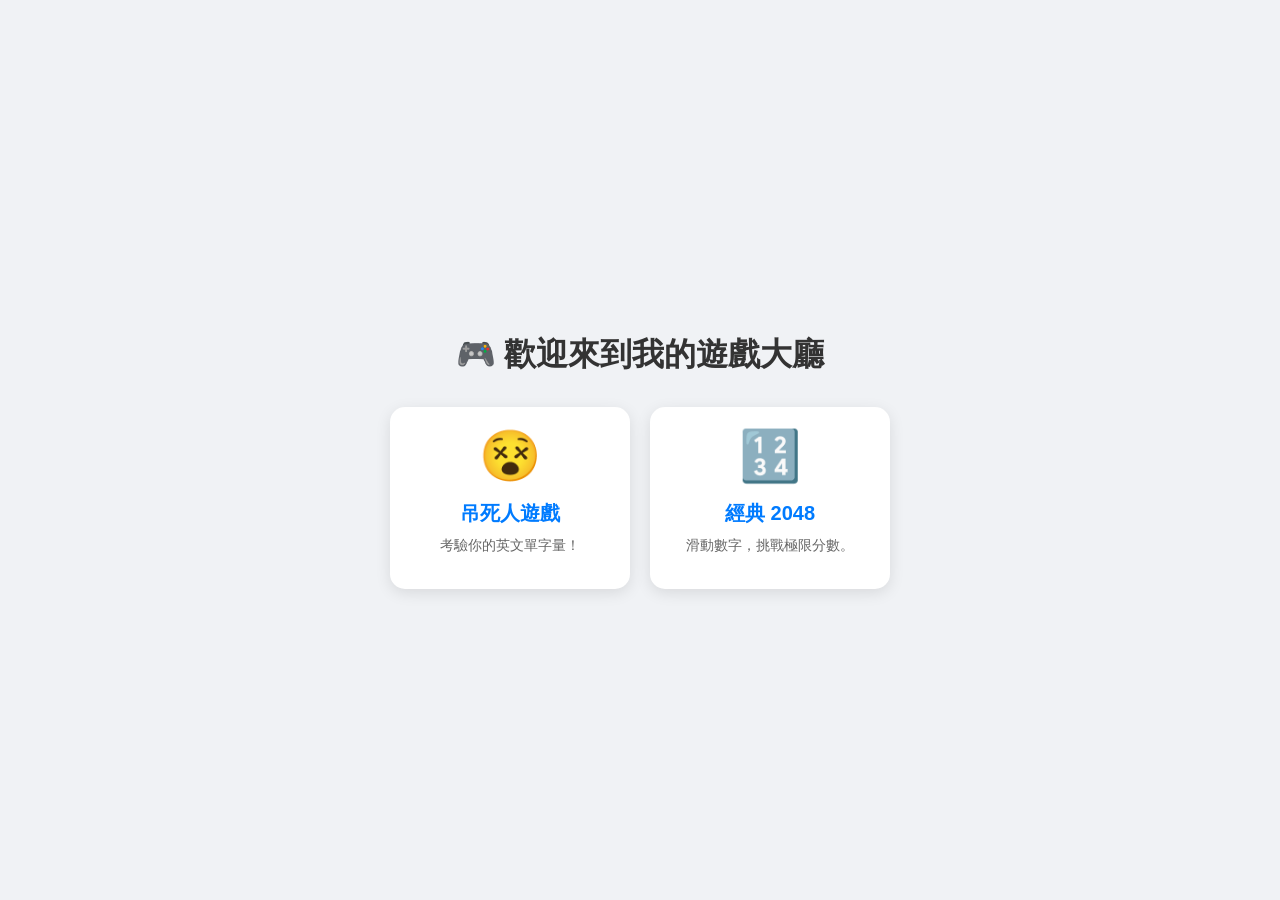
<file: index.html>
<!DOCTYPE html>
<html lang="zh-TW">
<head>
    <meta charset="UTF-8">
    <meta name="viewport" content="width=device-width, initial-scale=1.0">
    <title>我的遊戲大廳</title>
    <style>
        body {
            font-family: 'Segoe UI', Tahoma, Geneva, Verdana, sans-serif;
            background-color: #f0f2f5;
            display: flex;
            flex-direction: column;
            align-items: center;
            justify-content: center;
            height: 100vh;
            margin: 0;
        }

        h1 {
            color: #333;
            margin-bottom: 30px;
        }

        .container {
            display: flex;
            gap: 20px;
        }

        .game-card {
            background: white;
            padding: 20px;
            border-radius: 15px;
            box-shadow: 0 4px 15px rgba(0,0,0,0.1);
            text-align: center;
            transition: transform 0.3s ease;
            width: 200px;
            text-decoration: none;
            color: inherit;
        }

        .game-card:hover {
            transform: translateY(-10px);
            box-shadow: 0 6px 20px rgba(0,0,0,0.15);
        }

        .icon {
            font-size: 50px;
            margin-bottom: 15px;
        }

        .game-title {
            font-size: 20px;
            font-weight: bold;
            color: #007bff;
        }

        .description {
            font-size: 14px;
            color: #666;
            margin-top: 10px;
        }
    </style>
</head>
<body>

    <h1>🎮 歡迎來到我的遊戲大廳</h1>

    <div class="container">
        <a href="hangman/index.html" class="game-card">
            <div class="icon">😵</div>
            <div class="game-title">吊死人遊戲</div>
            <p class="description">考驗你的英文單字量！</p>
        </a>

        <a href="2048/index.html" class="game-card">
            <div class="icon">🔢</div>
            <div class="game-title">經典 2048</div>
            <p class="description">滑動數字，挑戰極限分數。</p>
        </a>
    </div>

</body>
</html>
</file>
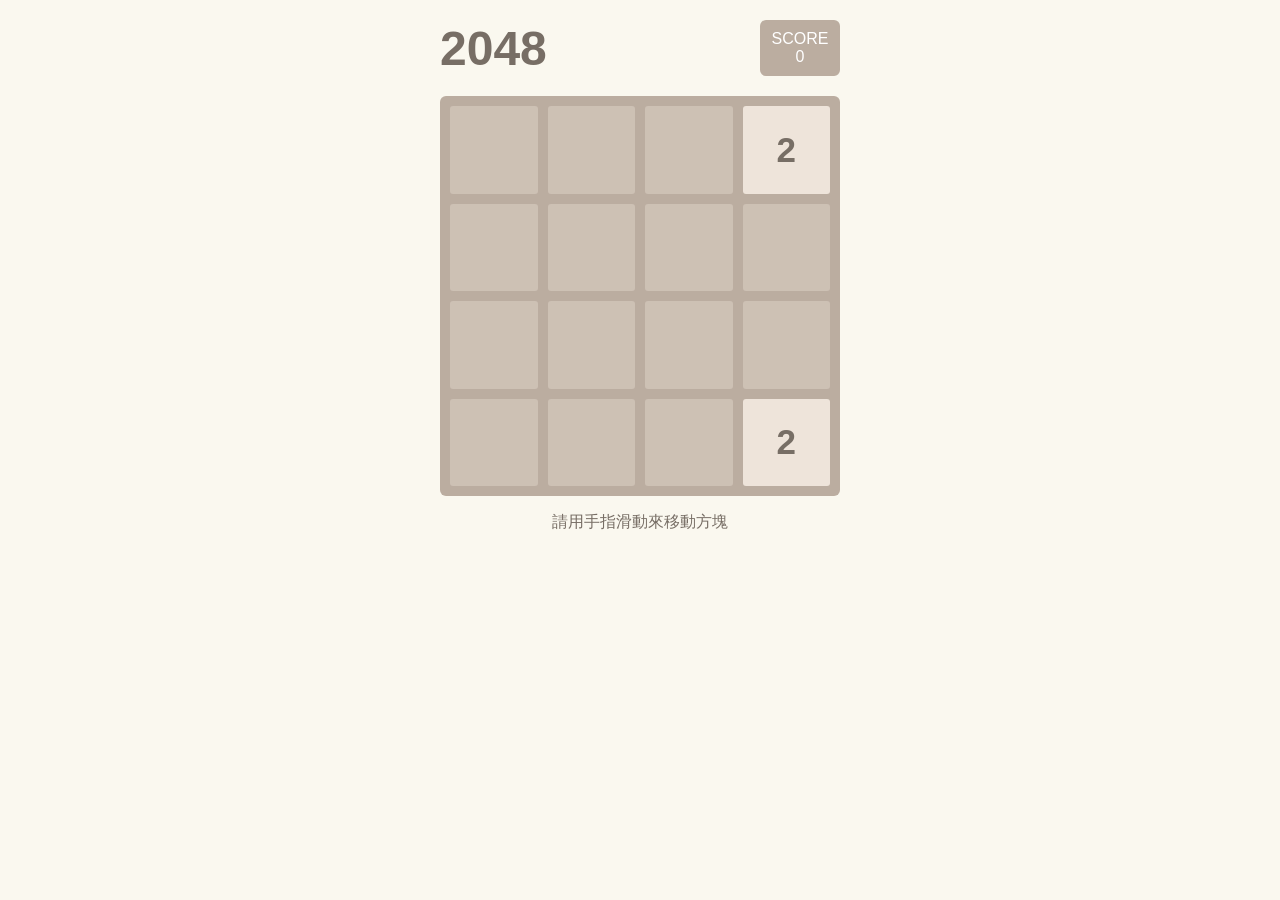
<file: 2048/index.html>
<!DOCTYPE html>
<html lang="zh-TW">
<head>
    <meta charset="UTF-8">
    <meta name="viewport" content="width=device-width, initial-scale=1.0, maximum-scale=1.0, user-scalable=no">
    <title>2048 行動版</title>
    <style>
        body { 
            background-color: #faf8ef; 
            font-family: Arial, sans-serif; 
            display: flex; flex-direction: column; align-items: center; 
            margin: 0; padding-top: 20px;
            touch-action: none; /* 防止瀏覽器預設的下拉重新整理 */
        }
        .heading { width: 90vw; max-width: 400px; display: flex; justify-content: space-between; align-items: center; }
        h1 { font-size: 48px; color: #776e65; margin: 0; }
        .score-container { background: #bbada0; padding: 10px; border-radius: 6px; color: white; min-width: 60px; text-align: center; }
        
        #game-container { 
            width: 90vw; height: 90vw; max-width: 400px; max-height: 400px;
            background-color: #bbada0; border-radius: 6px; 
            display: grid; grid-template-columns: repeat(4, 1fr); grid-template-rows: repeat(4, 1fr); 
            gap: 10px; padding: 10px; box-sizing: border-box; margin-top: 20px;
        }
        .grid-cell { 
            background-color: rgba(238, 228, 218, 0.35); border-radius: 3px; 
            display: flex; justify-content: center; align-items: center; 
            font-size: 8vw; font-weight: bold; color: #776e65; 
        }
        @media (min-width: 400px) { .grid-cell { font-size: 35px; } }

        /* 數字顏色與之前相同 */
        .tile-2 { background-color: #eee4da; }
        .tile-4 { background-color: #ede0c8; }
        .tile-8 { background-color: #f2b179; color: #f9f6f2; }
        .tile-16 { background-color: #f59563; color: #f9f6f2; }
        .tile-32 { background-color: #f67c5f; color: #f9f6f2; }
        .tile-64 { background-color: #f65e3b; color: #f9f6f2; }
        .tile-128 { background-color: #edcf72; color: #f9f6f2; font-size: 6vw; }
    </style>
</head>
<body>

    <div class="heading">
        <h1>2048</h1>
        <div class="score-container">SCORE<br><span id="score">0</span></div>
    </div>
    
    <div id="game-container"></div>
    <p style="color: #776e65;">請用手指滑動來移動方塊</p>

    <script>
        const container = document.getElementById('game-container');
        const scoreDisplay = document.getElementById('score');
        let board = [];
        let score = 0;

        // 滑動偵測變數
        let touchStartX = 0;
        let touchStartY = 0;

        function initGame() {
            board = Array(16).fill(0);
            score = 0;
            scoreDisplay.innerText = score;
            addTile(); addTile(); render();
        }

        function addTile() {
            let emptyCells = board.map((val, idx) => val === 0 ? idx : null).filter(val => val !== null);
            if (emptyCells.length > 0) {
                let randomCell = emptyCells[Math.floor(Math.random() * emptyCells.length)];
                board[randomCell] = Math.random() < 0.9 ? 2 : 4;
            }
        }

        function render() {
            container.innerHTML = '';
            board.forEach(value => {
                const cell = document.createElement('div');
                cell.classList.add('grid-cell');
                if (value > 0) {
                    cell.innerText = value;
                    cell.classList.add('tile-' + value);
                    if(value >= 128) cell.style.fontSize = '6vw';
                }
                container.appendChild(cell);
            });
        }

        function slide(row) {
            let arr = row.filter(val => val);
            for (let i = 0; i < arr.length - 1; i++) {
                if (arr[i] === arr[i + 1]) {
                    arr[i] *= 2; score += arr[i]; arr.splice(i + 1, 1);
                }
            }
            while (arr.length < 4) arr.push(0);
            return arr;
        }

        function move(direction) {
            let oldBoard = [...board];
            for (let i = 0; i < 4; i++) {
                let row = [];
                for (let j = 0; j < 4; j++) {
                    if (direction === 'LEFT' || direction === 'RIGHT') row.push(board[i * 4 + j]);
                    else row.push(board[j * 4 + i]);
                }
                if (direction === 'RIGHT' || direction === 'DOWN') row.reverse();
                row = slide(row);
                if (direction === 'RIGHT' || direction === 'DOWN') row.reverse();
                for (let j = 0; j < 4; j++) {
                    if (direction === 'LEFT' || direction === 'RIGHT') board[i * 4 + j] = row[j];
                    else board[j * 4 + i] = row[j];
                }
            }
            if (JSON.stringify(oldBoard) !== JSON.stringify(board)) {
                addTile(); scoreDisplay.innerText = score; render();
            }
        }

        // --- 觸控邏輯 ---
        document.addEventListener('touchstart', e => {
            touchStartX = e.changedTouches[0].screenX;
            touchStartY = e.changedTouches[0].screenY;
        }, false);

        document.addEventListener('touchend', e => {
            let touchEndX = e.changedTouches[0].screenX;
            let touchEndY = e.changedTouches[0].screenY;
            handleSwipe(touchEndX, touchEndY);
        }, false);

        function handleSwipe(endX, endY) {
            let dx = endX - touchStartX;
            let dy = endY - touchStartY;
            
            // 確保滑動距離夠大，避免誤觸
            if (Math.abs(dx) > 30 || Math.abs(dy) > 30) {
                if (Math.abs(dx) > Math.abs(dy)) {
                    move(dx > 0 ? 'RIGHT' : 'LEFT');
                } else {
                    move(dy > 0 ? 'DOWN' : 'UP');
                }
            }
        }

        initGame();
    </script>
</body>
</html>
</file>
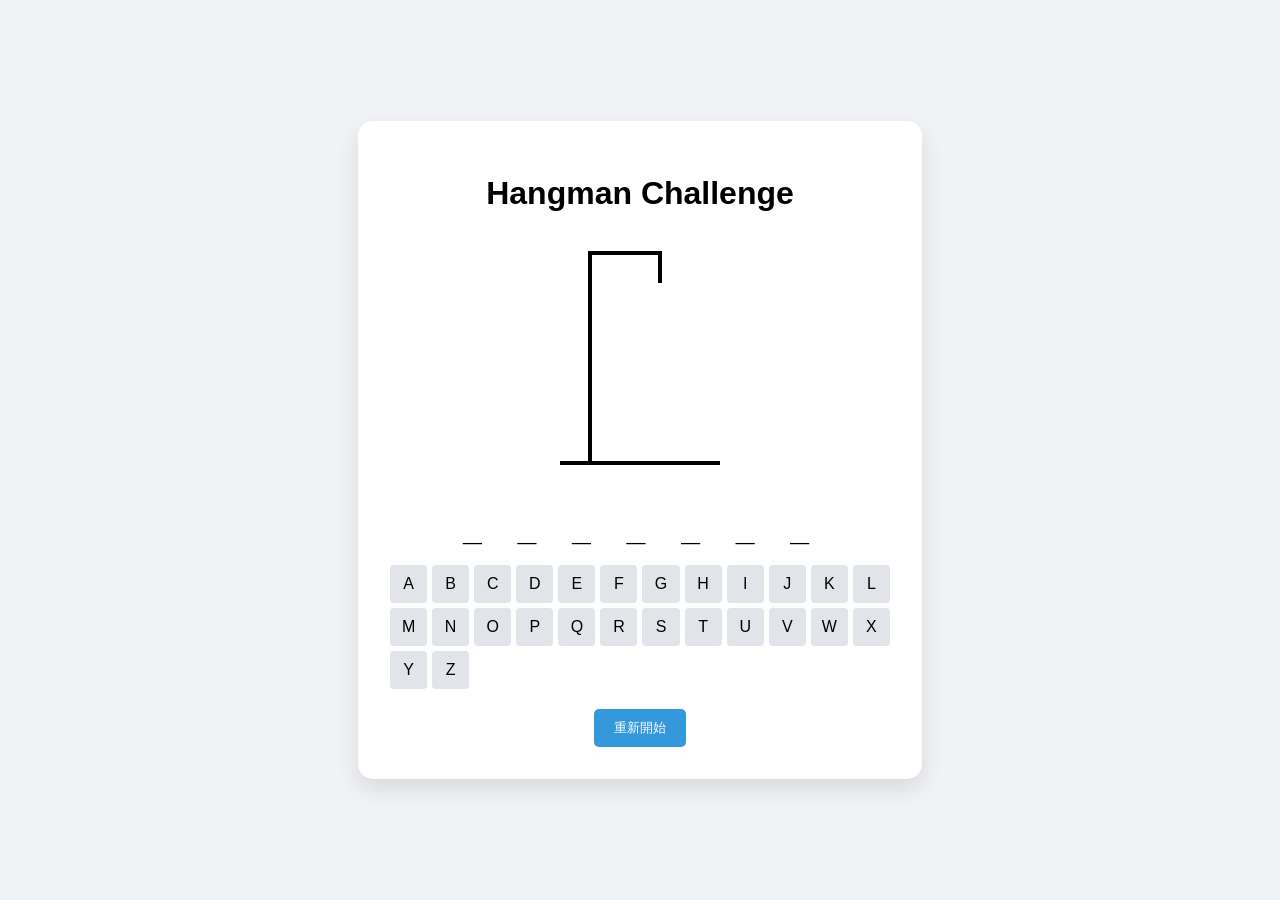
<file: hangman/index.html>
<!DOCTYPE html>
<html lang="zh-TW">
<head>
    <meta charset="UTF-8">
    <title>英文單字倒吊人遊戲</title>
    <link rel="stylesheet" href="style.css">
</head>
<body>
    <div class="game-container">
        <h1>Hangman Challenge</h1>
        <div class="visuals">
            <canvas id="hangmanCanvas" width="200" height="250"></canvas>
            <div id="wordDisplay" class="word-display"></div>
        </div>
        <p id="message"></p>
        <div id="keyboard" class="keyboard"></div>
        <button id="resetBtn">重新開始</button>
    </div>
    <script src="script.js"></script>
</body>
</html>
</file>
<file: hangman/style.css>
body {
    font-family: 'Arial', sans-serif;
    background-color: #f0f2f5;
    display: flex;
    justify-content: center;
    align-items: center;
    height: 100vh;
    margin: 0;
}

.game-container {
    background: white;
    padding: 2rem;
    border-radius: 15px;
    box-shadow: 0 10px 25px rgba(0,0,0,0.1);
    text-align: center;
    max-width: 500px;
    width: 100%;
}

.word-display {
    font-size: 2rem;
    letter-spacing: 0.5rem;
    margin: 20px 0;
    font-family: monospace;
}

.keyboard {
    display: grid;
    grid-template-columns: repeat(auto-fit, minmax(35px, 1fr));
    gap: 5px;
    margin-bottom: 20px;
}

button.letter {
    padding: 10px;
    font-size: 1rem;
    cursor: pointer;
    background: #e1e4e8;
    border: none;
    border-radius: 4px;
}

button.letter:disabled {
    background: #ccc;
    cursor: not-allowed;
}

button.correct { background: #2ecc71; color: white; }
button.wrong { background: #e74c3c; color: white; }

#resetBtn {
    padding: 10px 20px;
    background: #3498db;
    color: white;
    border: none;
    border-radius: 5px;
    cursor: pointer;
}
</file>
